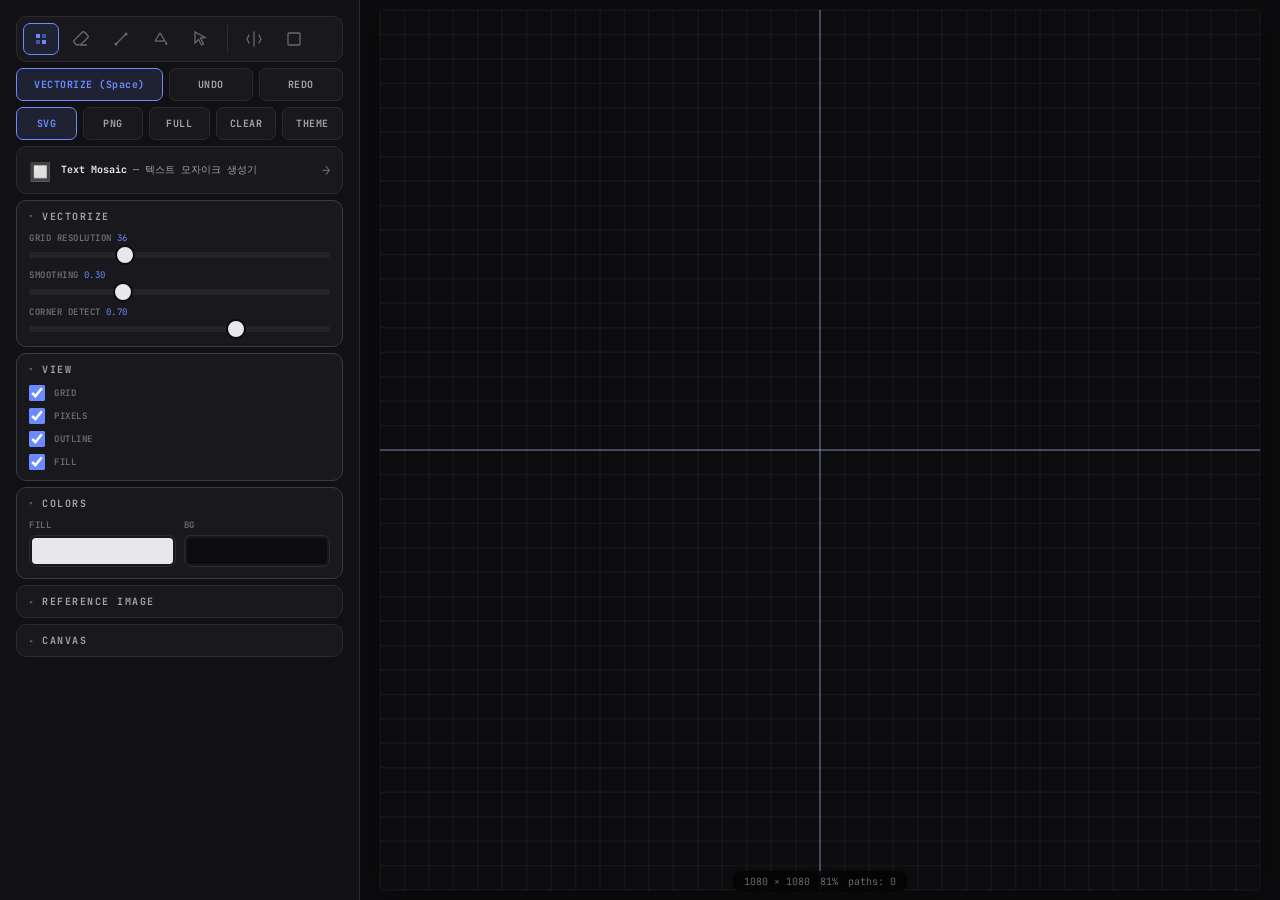
<file: lettering/index.html>
<!DOCTYPE html>
<html lang="ko">
<head>
    <meta charset="UTF-8">
    <meta name="viewport" content="width=device-width, initial-scale=1.0, maximum-scale=1.0, user-scalable=no">
    <title>Lettering Tool</title>
    <meta name="description" content="픽셀로 그리고 벡터로 변환하는 레터링 도구">
    <meta name="theme-color" content="#111113">
    <link rel="icon" href="data:image/svg+xml,<svg xmlns='http://www.w3.org/2000/svg' viewBox='0 0 100 100'><text y='.9em' font-size='90'>✍</text></svg>">
    <link rel="preconnect" href="https://fonts.googleapis.com">
    <link rel="preconnect" href="https://fonts.gstatic.com" crossorigin>
    <link href="https://fonts.googleapis.com/css2?family=JetBrains+Mono:wght@400;700;800&family=Noto+Sans+KR:wght@400;500;700&display=swap" rel="stylesheet">
    <link rel="stylesheet" href="style.css">
</head>
<body>
    <div id="app">
        <div id="canvas-area">
            <canvas id="drawCanvas"></canvas>
            <div id="canvas-info">
                <span id="canvasInfoText">1080 × 1080</span>
                <span id="zoomLevel">100%</span>
                <span id="pathCount">paths: 0</span>
            </div>
        </div>

        <section id="controls">
            <div class="scroll-container">

                <!-- Tool Bar -->
                <div class="tool-bar">
                    <button class="tool-btn active" data-tool="draw" title="픽셀 그리기 (D)">
                        <svg width="16" height="16" viewBox="0 0 16 16" fill="none"><rect x="3" y="3" width="4" height="4" fill="currentColor"/><rect x="9" y="3" width="4" height="4" fill="currentColor" opacity="0.5"/><rect x="3" y="9" width="4" height="4" fill="currentColor" opacity="0.5"/><rect x="9" y="9" width="4" height="4" fill="currentColor"/></svg>
                    </button>
                    <button class="tool-btn" data-tool="erase" title="지우개 (E)">
                        <svg width="16" height="16" viewBox="0 0 16 16" fill="none"><path d="M7 14H14M3.5 14L1.5 12C0.7 11.2 0.7 9.8 1.5 9L9 1.5C9.8 0.7 11.2 0.7 12 1.5L14.5 4C15.3 4.8 15.3 6.2 14.5 7L8 13.5L3.5 14Z" stroke="currentColor" stroke-width="1.3"/></svg>
                    </button>
                    <button class="tool-btn" data-tool="line" title="직선 (L)">
                        <svg width="16" height="16" viewBox="0 0 16 16" fill="none"><path d="M3 13L13 3" stroke="currentColor" stroke-width="1.3" stroke-linecap="round"/><circle cx="3" cy="13" r="1.5" fill="currentColor"/><circle cx="13" cy="3" r="1.5" fill="currentColor"/></svg>
                    </button>
                    <button class="tool-btn" data-tool="fill" title="채우기 (G)">
                        <svg width="16" height="16" viewBox="0 0 16 16" fill="none"><path d="M2 10L7 2L12 10" stroke="currentColor" stroke-width="1.3" stroke-linejoin="round"/><path d="M2 10H12" stroke="currentColor" stroke-width="1.3"/><path d="M13 10C13 10 15 12 14 13.5C13 15 11 13 13 10Z" fill="currentColor"/></svg>
                    </button>
                    <button class="tool-btn" data-tool="select" title="앵커 편집 (V)">
                        <svg width="16" height="16" viewBox="0 0 16 16" fill="none"><path d="M2 1L2 12L5.5 8.5L8.5 14L10.5 13L7.5 7L12 6.5L2 1Z" stroke="currentColor" stroke-width="1.3"/></svg>
                    </button>
                    <div class="tool-separator"></div>
                    <button class="tool-btn" id="mirrorBtn" title="미러 (M)">
                        <svg width="16" height="16" viewBox="0 0 16 16" fill="none"><path d="M8 1V15M3 4L1 8L3 12M13 4L15 8L13 12" stroke="currentColor" stroke-width="1.3" stroke-linecap="round"/></svg>
                    </button>
                    <button class="tool-btn" id="fitBtn" title="맞추기">
                        <svg width="16" height="16" viewBox="0 0 16 16" fill="none"><rect x="2" y="2" width="12" height="12" rx="1" stroke="currentColor" stroke-width="1.3"/></svg>
                    </button>
                </div>

                <!-- Actions -->
                <div class="quick-actions">
                    <button id="vectorizeBtn" class="btn-action primary" style="flex:2">VECTORIZE (Space)</button>
                    <button id="undoBtn" class="btn-action">UNDO</button>
                    <button id="redoBtn" class="btn-action">REDO</button>
                </div>
                <div class="quick-actions">
                    <button id="exportSvgBtn" class="btn-action primary">SVG</button>
                    <button id="exportPngBtn" class="btn-action">PNG</button>
                    <button id="fullscreenBtn" class="btn-action">FULL</button>
                    <button id="clearBtn" class="btn-action danger">CLEAR</button>
                    <button class="btn-action" onclick="_letteringToggleTheme()">THEME</button>
                </div>

                <a href="../" class="tool-nav-link">
                    <span class="tool-nav-icon">🔲</span>
                    <span class="tool-nav-text"><strong>Text Mosaic</strong> — 텍스트 모자이크 생성기</span>
                    <span class="tool-nav-arrow">→</span>
                </a>

                <!-- VECTORIZE SETTINGS -->
                <details class="section-collapsible" open>
                    <summary class="section-toggle"><h2>VECTORIZE</h2></summary>
                    <div class="section-body">
                        <div class="field">
                            <label>GRID RESOLUTION <span class="val" id="gridResVal">36</span></label>
                            <input type="range" id="gridRes" min="8" max="100" value="36">
                        </div>
                        <div class="field">
                            <label>SMOOTHING <span class="val" id="smoothAmountVal">0.30</span></label>
                            <input type="range" id="smoothAmount" min="0" max="100" value="30">
                        </div>
                        <div class="field">
                            <label>CORNER DETECT <span class="val" id="cornerThresholdVal">0.70</span></label>
                            <input type="range" id="cornerThreshold" min="0" max="100" value="70">
                        </div>
                    </div>
                </details>

                <!-- VIEW -->
                <details class="section-collapsible" open>
                    <summary class="section-toggle"><h2>VIEW</h2></summary>
                    <div class="section-body">
                        <div class="field"><label><input type="checkbox" id="showGrid" checked> GRID</label></div>
                        <div class="field"><label><input type="checkbox" id="showPixels" checked> PIXELS</label></div>
                        <div class="field"><label><input type="checkbox" id="showOutline" checked> OUTLINE</label></div>
                        <div class="field"><label><input type="checkbox" id="showFill" checked> FILL</label></div>
                    </div>
                </details>

                <!-- COLORS -->
                <details class="section-collapsible" open>
                    <summary class="section-toggle"><h2>COLORS</h2></summary>
                    <div class="section-body">
                        <div class="row-2">
                            <div class="field"><label>FILL</label><div class="color-input-wrap"><input type="color" id="fillColor" value="#e8e8ec"></div></div>
                            <div class="field"><label>BG</label><div class="color-input-wrap"><input type="color" id="bgColor" value="#0c0c0e"></div></div>
                        </div>
                    </div>
                </details>

                <!-- REFERENCE IMAGE -->
                <details class="section-collapsible">
                    <summary class="section-toggle"><h2>REFERENCE IMAGE</h2></summary>
                    <div class="section-body">
                        <label for="refImageInput" class="btn-action upload-btn" tabindex="0" role="button">LOAD REFERENCE</label>
                        <input type="file" id="refImageInput" accept="image/*" style="display:none">
                        <div class="field">
                            <label>OPACITY <span class="val" id="refOpacityVal">0.30</span></label>
                            <input type="range" id="refOpacity" min="0" max="100" value="30">
                        </div>
                        <button id="removeRefBtn" class="btn-action danger">REMOVE</button>
                    </div>
                </details>

                <!-- CANVAS -->
                <details class="section-collapsible">
                    <summary class="section-toggle"><h2>CANVAS</h2></summary>
                    <div class="section-body">
                        <div class="preset-grid" style="margin-bottom:6px">
                            <button class="size-preset-btn" data-w="1080" data-h="1080">1080²</button>
                            <button class="size-preset-btn" data-w="1000" data-h="1000">1000²</button>
                        </div>
                        <div class="row-2">
                            <div class="field"><label>W</label><input type="number" id="canvasW" value="1080" min="100" max="4096"></div>
                            <div class="field"><label>H</label><input type="number" id="canvasH" value="1080" min="100" max="4096"></div>
                        </div>
                        <button id="resizeBtn" class="btn-action" style="margin-top:4px">APPLY</button>
                    </div>
                </details>

            </div>
        </section>
    </div>

    <div id="fullscreen-view" class="hidden">
        <canvas id="fullscreenCanvas"></canvas>
        <button id="closeFullscreen" class="close-btn" aria-label="닫기">
            <svg width="18" height="18" viewBox="0 0 18 18" fill="none"><path d="M1 1L17 17M17 1L1 17" stroke="currentColor" stroke-width="2" stroke-linecap="round"/></svg>
        </button>
    </div>

    <script src="sketch.js"></script>
</body>
</html>
</file>
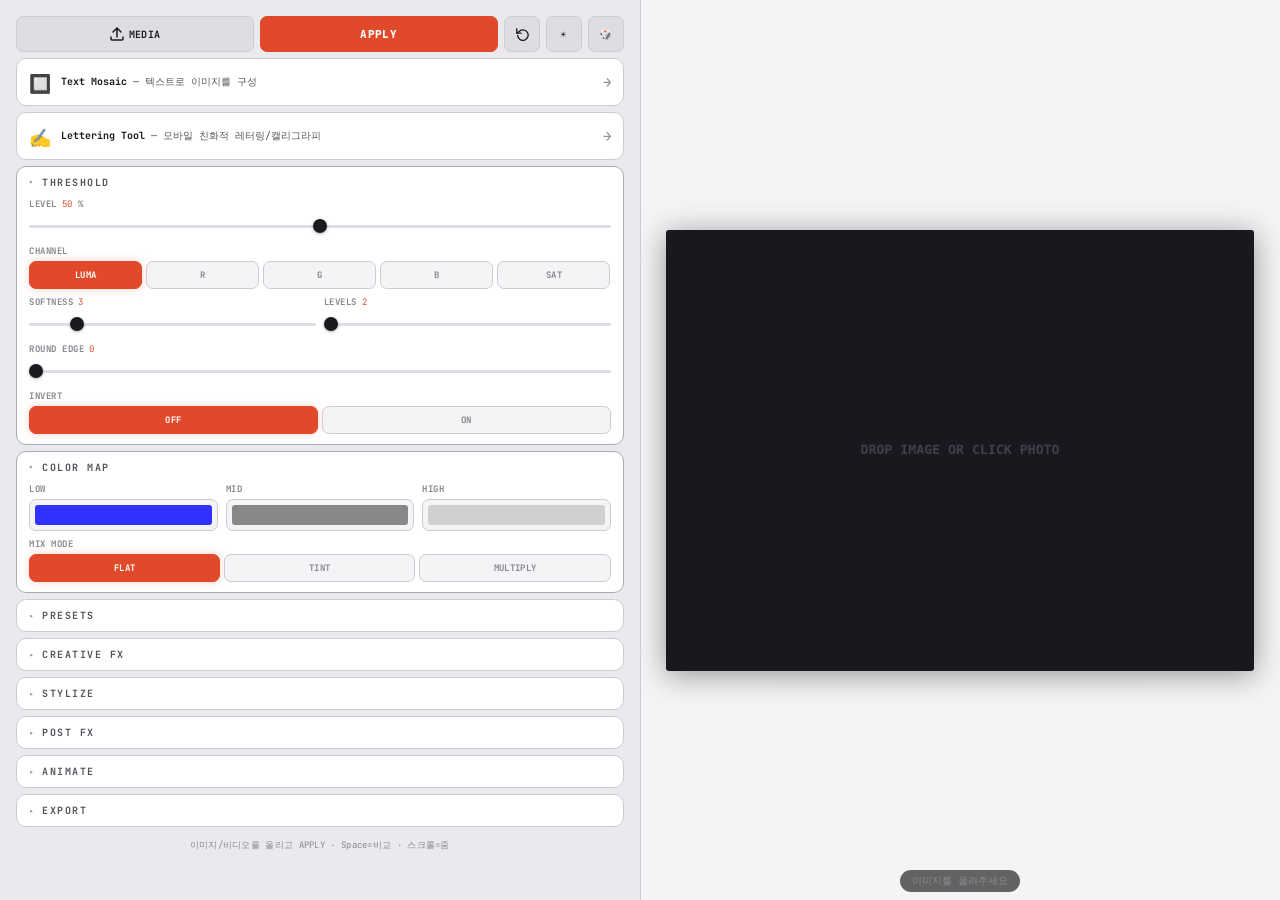
<file: warp/index.html>
<!DOCTYPE html>
<html lang="ko">
<head>
    <meta charset="UTF-8">
    <meta name="viewport" content="width=device-width, initial-scale=1.0, maximum-scale=1.0, user-scalable=no">
    <title>Image Distort</title>
    <meta name="description" content="이미지 색상 분리/포스터라이즈 도구 — Threshold, Duotone, Posterize, Grain">
    <meta name="theme-color" content="#0a0a0c">
    <link rel="icon" href="data:image/svg+xml,<svg xmlns='http://www.w3.org/2000/svg' viewBox='0 0 100 100'><text y='.9em' font-size='90'>🌀</text></svg>">
    <link rel="preconnect" href="https://fonts.googleapis.com">
    <link rel="preconnect" href="https://fonts.gstatic.com" crossorigin>
    <link href="https://fonts.googleapis.com/css2?family=JetBrains+Mono:wght@400;700;800&family=Noto+Sans+KR:wght@400;500;700&display=swap" rel="stylesheet">
    <link rel="stylesheet" href="style.css">
</head>
<body>
    <div id="app">
        <div id="canvas-area">
            <div id="canvas-container"></div>
            <div id="canvas-info">
                <span id="canvasInfoText">이미지를 올려주세요</span>
            </div>
        </div>

        <section id="controls">
            <div class="scroll-container">

                <!-- Quick Actions -->
                <div class="quick-actions">
                    <label for="imageInput" class="btn-action upload-btn" tabindex="0" role="button">
                        <svg width="14" height="14" viewBox="0 0 14 14" fill="none"><path d="M7 1V10M3 5L7 1L11 5" stroke="currentColor" stroke-width="1.5" stroke-linecap="round" stroke-linejoin="round"/><path d="M1 10V12C1 12.5523 1.44772 13 2 13H12C12.5523 13 13 12.5523 13 12V10" stroke="currentColor" stroke-width="1.5" stroke-linecap="round"/></svg>
                        MEDIA
                    </label>
                    <input type="file" id="imageInput" accept="image/png,image/jpeg,image/webp,image/gif,video/mp4,video/webm,video/quicktime,video/avi">
                    <button id="applyBtn" class="btn-action primary">APPLY</button>
                    <button id="resetViewBtn" class="btn-action" title="뷰 리셋" style="flex:0 0 36px; padding:8px 0">
                        <svg width="14" height="14" viewBox="0 0 16 16" fill="none"><path d="M2 2v5h5" stroke="currentColor" stroke-width="1.5" stroke-linecap="round" stroke-linejoin="round"/><path d="M3 9.5a6 6 0 1 0 1.3-4L2 7" stroke="currentColor" stroke-width="1.5" stroke-linecap="round" stroke-linejoin="round"/></svg>
                    </button>
                    <button id="themeToggle" class="btn-action" title="테마 전환" style="flex:0 0 36px; padding:8px 0">
                        <span id="themeIcon">☀</span>
                    </button>
                    <button id="randomizeBtn" class="btn-action" title="랜덤" style="flex:0 0 36px; padding:8px 0">
                        🎲
                    </button>
                </div>

                <!-- Video Controls (hidden until video loaded) -->
                <div id="videoControls" class="section-collapsible" style="display:none; padding:10px 12px;">
                    <div class="quick-actions" style="margin-bottom:6px">
                        <button id="videoPlayBtn" class="btn-action" style="flex:0 0 40px; font-size:14px; padding:8px 0">▶</button>
                        <div class="field" style="flex:1; margin:0">
                            <input type="range" id="videoSeek" min="0" max="100" value="0" step="0.1">
                        </div>
                    </div>
                    <div style="display:flex; align-items:center; justify-content:space-between">
                        <span id="videoTimeVal" style="font-family:var(--font-mono); font-size:9px; color:var(--text-3)">0:00 / 0:00</span>
                        <button id="exportVideoBtn" class="btn-action" style="flex:0; padding:6px 12px; font-size:9px">🎬 EXPORT VIDEO</button>
                    </div>
                </div>

                <a href="../" class="tool-nav-link">
                    <span class="tool-nav-icon">🔲</span>
                    <span class="tool-nav-text"><strong>Text Mosaic</strong> — 텍스트로 이미지를 구성</span>
                    <span class="tool-nav-arrow">→</span>
                </a>

                <a href="../lettering/" class="tool-nav-link">
                    <span class="tool-nav-icon">✍</span>
                    <span class="tool-nav-text"><strong>Lettering Tool</strong> — 모바일 친화적 레터링/캘리그라피</span>
                    <span class="tool-nav-arrow">→</span>
                </a>

                <!-- THRESHOLD -->
                <details class="section-collapsible" open>
                    <summary class="section-toggle"><h2>THRESHOLD</h2></summary>
                    <div class="section-body">
                        <div class="field">
                            <label for="threshold">LEVEL <span class="val" id="thresholdVal">50</span>%</label>
                            <input type="range" id="threshold" min="0" max="100" value="50">
                        </div>
                        <div class="field">
                            <label>CHANNEL</label>
                            <div class="toggle-group">
                                <button class="toggle-btn channel-btn active" data-channel="luma">LUMA</button>
                                <button class="toggle-btn channel-btn" data-channel="r">R</button>
                                <button class="toggle-btn channel-btn" data-channel="g">G</button>
                                <button class="toggle-btn channel-btn" data-channel="b">B</button>
                                <button class="toggle-btn channel-btn" data-channel="saturation">SAT</button>
                            </div>
                        </div>
                        <div class="row-2">
                            <div class="field">
                                <label for="preBlur">SOFTNESS <span class="val" id="preBlurVal">3</span></label>
                                <input type="range" id="preBlur" min="0" max="20" value="3">
                            </div>
                            <div class="field">
                                <label for="levels">LEVELS <span class="val" id="levelsVal">2</span></label>
                                <input type="range" id="levels" min="2" max="8" value="2">
                            </div>
                        </div>
                        <div class="field">
                            <label for="edgeSmooth">ROUND EDGE <span class="val" id="edgeSmoothVal">0</span></label>
                            <input type="range" id="edgeSmooth" min="0" max="20" value="0">
                        </div>
                        <div class="field">
                            <label>INVERT</label>
                            <div class="toggle-group">
                                <button class="toggle-btn invert-btn active" data-invert="false">OFF</button>
                                <button class="toggle-btn invert-btn" data-invert="true">ON</button>
                            </div>
                        </div>
                    </div>
                </details>

                <!-- COLOR MAP -->
                <details class="section-collapsible" open>
                    <summary class="section-toggle"><h2>COLOR MAP</h2></summary>
                    <div class="section-body">
                        <div class="row-3">
                            <div class="field">
                                <label for="colorLow">LOW</label>
                                <input type="color" id="colorLow" value="#3030ff">
                            </div>
                            <div class="field">
                                <label for="colorMid">MID</label>
                                <input type="color" id="colorMid" value="#888888">
                            </div>
                            <div class="field">
                                <label for="colorHigh">HIGH</label>
                                <input type="color" id="colorHigh" value="#d0d0d0">
                            </div>
                        </div>
                        <div class="field">
                            <label>MIX MODE</label>
                            <div class="toggle-group">
                                <button class="toggle-btn mix-btn active" data-mix="flat">FLAT</button>
                                <button class="toggle-btn mix-btn" data-mix="tint">TINT</button>
                                <button class="toggle-btn mix-btn" data-mix="multiply">MULTIPLY</button>
                            </div>
                        </div>
                    </div>
                </details>

                <!-- PRESETS -->
                <details class="section-collapsible">
                    <summary class="section-toggle"><h2>PRESETS</h2></summary>
                    <div class="section-body">
                        <div class="toggle-group">
                            <button class="toggle-btn preset-btn" data-preset="blueprint">BLUEPRINT</button>
                            <button class="toggle-btn preset-btn" data-preset="noir">NOIR</button>
                            <button class="toggle-btn preset-btn" data-preset="thermal">THERMAL</button>
                            <button class="toggle-btn preset-btn" data-preset="pop-art">POP ART</button>
                        </div>
                        <div class="toggle-group">
                            <button class="toggle-btn preset-btn" data-preset="xray">X-RAY</button>
                            <button class="toggle-btn preset-btn" data-preset="solarize">SOLARIZE</button>
                            <button class="toggle-btn preset-btn" data-preset="duotone-warm">DUOTONE</button>
                            <button class="toggle-btn preset-btn" data-preset="retro-screen">RETRO</button>
                        </div>
                    </div>
                </details>

                <!-- CREATIVE FX -->
                <details class="section-collapsible">
                    <summary class="section-toggle"><h2>CREATIVE FX</h2></summary>
                    <div class="section-body">
                        <div class="row-2">
                            <div class="field">
                                <label for="halftone">HALFTONE <span class="val" id="halftoneVal">0</span></label>
                                <input type="range" id="halftone" min="0" max="20" value="0">
                            </div>
                            <div class="field">
                                <label for="halftoneAngle">ANGLE <span class="val" id="halftoneAngleVal">0</span>°</label>
                                <input type="range" id="halftoneAngle" min="0" max="90" value="0">
                            </div>
                        </div>
                        <div class="row-2">
                            <div class="field">
                                <label for="scanline">SCANLINE <span class="val" id="scanlineVal">0</span>%</label>
                                <input type="range" id="scanline" min="0" max="100" value="0">
                            </div>
                            <div class="field">
                                <label for="scanlineGap">LINE GAP <span class="val" id="scanlineGapVal">3</span></label>
                                <input type="range" id="scanlineGap" min="2" max="10" value="3">
                            </div>
                        </div>
                        <div class="field">
                            <label for="chromatic">RGB SPLIT <span class="val" id="chromaticVal">0</span>px</label>
                            <input type="range" id="chromatic" min="0" max="30" value="0">
                        </div>
                        <div class="field">
                            <label>DITHER</label>
                            <div class="toggle-group">
                                <button class="toggle-btn dither-btn active" data-dither="none">OFF</button>
                                <button class="toggle-btn dither-btn" data-dither="ordered">ORDERED</button>
                                <button class="toggle-btn dither-btn" data-dither="atkinson">ATKINSON</button>
                            </div>
                        </div>
                    </div>
                </details>

                <!-- STYLIZE -->
                <details class="section-collapsible">
                    <summary class="section-toggle"><h2>STYLIZE</h2></summary>
                    <div class="section-body">
                        <div class="row-2">
                            <div class="field">
                                <label for="edgeDetect">CONTOUR <span class="val" id="edgeDetectVal">0</span>%</label>
                                <input type="range" id="edgeDetect" min="0" max="100" value="0">
                            </div>
                            <div class="field">
                                <label for="edgeColor">OUTLINE</label>
                                <input type="color" id="edgeColor" value="#00ffaa">
                            </div>
                        </div>
                        <div class="row-2">
                            <div class="field">
                                <label for="emboss">EMBOSS <span class="val" id="embossVal">0</span>%</label>
                                <input type="range" id="emboss" min="0" max="100" value="0">
                            </div>
                            <div class="field">
                                <label for="pixelate">PIXELATE <span class="val" id="pixelateVal">0</span></label>
                                <input type="range" id="pixelate" min="0" max="40" value="0">
                            </div>
                        </div>
                        <div class="field">
                            <label for="vignette">VIGNETTE <span class="val" id="vignetteVal">0</span>%</label>
                            <input type="range" id="vignette" min="0" max="100" value="0">
                        </div>
                        <div class="field">
                            <label>INVERT</label>
                            <div class="toggle-group">
                                <button class="toggle-btn cinvert-btn active" data-cinvert="none">OFF</button>
                                <button class="toggle-btn cinvert-btn" data-cinvert="full">ALL</button>
                                <button class="toggle-btn cinvert-btn" data-cinvert="r">R</button>
                                <button class="toggle-btn cinvert-btn" data-cinvert="g">G</button>
                                <button class="toggle-btn cinvert-btn" data-cinvert="b">B</button>
                            </div>
                        </div>
                    </div>
                </details>

                <!-- POST FX -->
                <details class="section-collapsible">
                    <summary class="section-toggle"><h2>POST FX</h2></summary>
                    <div class="section-body">
                        <div class="row-2">
                            <div class="field">
                                <label for="brightness">BRIGHT <span class="val" id="brightnessVal">0</span></label>
                                <input type="range" id="brightness" min="-100" max="100" value="0">
                            </div>
                            <div class="field">
                                <label for="contrast">CONTRAST <span class="val" id="contrastVal">0</span></label>
                                <input type="range" id="contrast" min="-100" max="100" value="0">
                            </div>
                        </div>
                        <div class="row-2">
                            <div class="field">
                                <label for="saturation">SATURATE <span class="val" id="saturationVal">30</span></label>
                                <input type="range" id="saturation" min="-100" max="100" value="30">
                            </div>
                            <div class="field">
                                <label for="grain">GRAIN <span class="val" id="grainVal">5</span>%</label>
                                <input type="range" id="grain" min="0" max="100" value="5">
                            </div>
                        </div>
                        <div class="row-2">
                            <div class="field">
                                <label for="edgeGlow">BLOOM <span class="val" id="edgeGlowVal">15</span>%</label>
                                <input type="range" id="edgeGlow" min="0" max="100" value="15">
                            </div>
                            <div class="field">
                                <label for="bloomRadius">BLOOM SIZE <span class="val" id="bloomRadiusVal">8</span></label>
                                <input type="range" id="bloomRadius" min="1" max="30" value="8">
                            </div>
                        </div>
                        <div class="field">
                            <label for="edgeNoise">EDGE NOISE <span class="val" id="edgeNoiseVal">20</span>%</label>
                            <input type="range" id="edgeNoise" min="0" max="100" value="20">
                        </div>
                    </div>
                </details>

                <!-- ANIMATE -->
                <details class="section-collapsible">
                    <summary class="section-toggle"><h2>ANIMATE</h2></summary>
                    <div class="section-body">
                        <div class="toggle-group">
                            <button class="toggle-btn anim-btn active" data-anim="none">OFF</button>
                            <button class="toggle-btn anim-btn" data-anim="breathe">BREATHE</button>
                            <button class="toggle-btn anim-btn" data-anim="evolve">EVOLVE</button>
                            <button class="toggle-btn anim-btn" data-anim="glitch">GLITCH</button>
                        </div>
                        <div class="field">
                            <label for="animSpeed">SPEED <span class="val" id="animSpeedVal">1.0</span>x</label>
                            <input type="range" id="animSpeed" min="0.1" max="5" value="1" step="0.1">
                        </div>
                    </div>
                </details>

                <!-- EXPORT -->
                <details class="section-collapsible">
                    <summary class="section-toggle"><h2>EXPORT</h2></summary>
                    <div class="section-body">
                        <div class="field">
                            <label>RESOLUTION</label>
                            <div id="exportInfo" class="export-info">이미지를 먼저 올려주세요</div>
                        </div>
                        <div class="field">
                            <label>SCALE</label>
                            <div class="toggle-group">
                                <button class="toggle-btn scale-btn active" data-scale="1">1x</button>
                                <button class="toggle-btn scale-btn" data-scale="2">2x</button>
                                <button class="toggle-btn scale-btn" data-scale="4">4x</button>
                            </div>
                        </div>
                        <div class="row-2">
                            <button id="savePngBtn" class="btn-action">PNG</button>
                            <button id="clipboardBtn" class="btn-action">📋 COPY</button>
                        </div>
                        <div class="row-2">
                            <button id="saveWebmBtn" class="btn-action">🎬 WEBM</button>
                            <button id="saveTransBtn" class="btn-action">TRANSPARENT</button>
                        </div>
                    </div>
                </details>

                <p id="status" class="status-msg" role="status">이미지/비디오를 올리고 APPLY · Space=비교 · 스크롤=줌</p>
                <div class="safe-bottom"></div>
            </div>
        </section>
    </div>

    <script src="sketch.js"></script>
</body>
</html>
</file>
<file: lettering/style.css>
/* ─── Reset ─── */
*, *::before, *::after {
    box-sizing: border-box;
    margin: 0;
    padding: 0;
    -webkit-tap-highlight-color: transparent;
}

:root {
    --bg-0: #0c0c0e;
    --bg-1: #111113;
    --bg-2: #19191d;
    --bg-3: #242429;
    --border: #2a2a30;
    --border-hover: #3a3a42;
    --text-1: #e8e8ec;
    --text-2: #a0a0a8;
    --text-3: #686870;
    --accent: #6c8aff;
    --accent-dim: #1e2233;
    --danger: #ff4455;
    --success: #44cc88;
    --radius: 10px;
    --radius-sm: 7px;
    --font-mono: 'JetBrains Mono', monospace;
    --font-sans: 'Noto Sans KR', -apple-system, BlinkMacSystemFont, sans-serif;
    --tr: 0.18s ease;
    --panel-w: 360px;
}

body, html {
    height: 100dvh;
    background: var(--bg-0);
    color: var(--text-1);
    font-family: var(--font-sans);
    font-size: 13px;
    overflow: hidden;
    -webkit-font-smoothing: antialiased;
}

/* ═══════════════════════════════════
   APP LAYOUT — Mobile First
   ═══════════════════════════════════ */
#app {
    height: 100dvh;
    display: flex;
    flex-direction: column;
    overflow: hidden;
}

/* ─── Canvas Area ───
   touch-action:none ONLY here so drawing works.
   The controls panel keeps default touch-action for scrolling. */
#canvas-area {
    flex: 1 1 0;
    min-height: 0;
    background: var(--bg-0);
    display: flex;
    align-items: center;
    justify-content: center;
    position: relative;
    overflow: hidden;
    touch-action: none;          /* ← drawing surface: no browser gestures */
    cursor: crosshair;
}

#canvas-area.eraser-mode { cursor: none; }
#canvas-area.select-mode { cursor: default; }
#canvas-area.panning { cursor: grab; }
#canvas-area.panning:active { cursor: grabbing; }

#drawCanvas {
    display: block;
    border-radius: 2px;
    position: absolute;
    transform-origin: 0 0;
}

/* ─── Brush Cursor ─── */
#brushCursor {
    position: absolute;
    border: 1.5px solid rgba(108,138,255,0.6);
    border-radius: 50%;
    pointer-events: none;
    z-index: 10;
    display: none;
    transform: translate(-50%, -50%);
    transition: width 0.08s, height 0.08s;
}
#canvas-area:hover #brushCursor { display: block; }
#canvas-area.select-mode #brushCursor { display: none; }

#canvas-info {
    position: absolute;
    bottom: 8px;
    left: 50%;
    transform: translateX(-50%);
    font-family: var(--font-mono);
    font-size: 10px;
    color: var(--text-3);
    background: rgba(0,0,0,0.6);
    backdrop-filter: blur(6px);
    -webkit-backdrop-filter: blur(6px);
    padding: 4px 12px;
    border-radius: 12px;
    display: flex;
    gap: 10px;
    pointer-events: none;
    white-space: nowrap;
    z-index: 5;
}

/* ─── Fullscreen View ─── */
#fullscreen-view {
    position: fixed;
    inset: 0;
    z-index: 9999;
    background: var(--bg-0);
    display: flex;
    align-items: center;
    justify-content: center;
}
#fullscreen-view.hidden { display: none; }
#fullscreenCanvas { max-width: 100%; max-height: 100%; object-fit: contain; }
.close-btn {
    position: absolute; top: 16px; right: 16px;
    width: 40px; height: 40px;
    background: rgba(0,0,0,0.6); border: 1px solid var(--border);
    color: var(--text-1); border-radius: 50%; cursor: pointer;
    display: grid; place-items: center; backdrop-filter: blur(6px);
}

/* ─── Controls Panel ───
   touch-action:auto so scrolling works on mobile! */
#controls {
    flex: 0 0 auto;
    max-height: 45dvh;
    overflow: hidden;
    background: var(--bg-1);
    display: flex;
    flex-direction: column;
    border-top: 1px solid var(--border);
    z-index: 100;
    touch-action: auto;          /* ← allow normal scroll/touch in controls */
}

.scroll-container {
    flex: 1 1 0;
    min-height: 0;
    overflow-y: auto;
    overflow-x: hidden;
    padding: 10px;
    display: flex;
    flex-direction: column;
    gap: 6px;
    scrollbar-width: thin;
    scrollbar-color: var(--bg-3) transparent;
    -webkit-overflow-scrolling: touch;
    overscroll-behavior: contain;    /* prevent pull-to-refresh */
}

.scroll-container::-webkit-scrollbar { width: 4px; }
.scroll-container::-webkit-scrollbar-track { background: transparent; }
.scroll-container::-webkit-scrollbar-thumb { background: var(--bg-3); border-radius: 2px; }

/* ─── Quick Actions ─── */
.quick-actions {
    display: flex;
    gap: 6px;
    flex-shrink: 0;
}

.btn-action {
    flex: 1;
    display: flex;
    align-items: center;
    justify-content: center;
    gap: 5px;
    padding: 9px 10px;
    background: var(--bg-2);
    border: 1px solid var(--border);
    color: var(--text-2);
    font-family: var(--font-mono);
    font-size: 10px;
    font-weight: 700;
    letter-spacing: 0.5px;
    border-radius: var(--radius-sm);
    cursor: pointer;
    transition: all var(--tr);
    white-space: nowrap;
}

.btn-action:hover { color: var(--text-1); border-color: var(--border-hover); }
.btn-action:active { transform: scale(0.97); }
.btn-action.primary { background: var(--accent-dim); color: var(--accent); border-color: var(--accent); }
.btn-action.primary:hover { background: var(--accent); color: var(--bg-0); }
.btn-action.danger:hover { color: var(--danger); border-color: var(--danger); }

/* ─── Tool Bar ─── */
.tool-bar {
    display: flex;
    gap: 4px;
    padding: 6px;
    background: var(--bg-2);
    border: 1px solid var(--border);
    border-radius: var(--radius);
    flex-shrink: 0;
}

.tool-btn {
    width: 36px; height: 32px;
    background: none;
    border: 1px solid transparent;
    color: var(--text-3);
    border-radius: var(--radius-sm);
    cursor: pointer;
    display: grid; place-items: center;
    transition: all var(--tr);
    padding: 0;
}
.tool-btn:hover { color: var(--text-1); background: var(--bg-3); }
.tool-btn.active { color: var(--accent); border-color: var(--accent); background: var(--accent-dim); }

.tool-separator {
    width: 1px; background: var(--border);
    margin: 2px 4px; flex-shrink: 0;
}

/* ─── Tool Navigation ─── */
.tool-nav-link {
    display: flex; align-items: center; gap: 10px;
    padding: 10px 12px; background: var(--bg-2);
    border: 1px solid var(--border); border-radius: var(--radius);
    text-decoration: none; color: var(--text-1);
    transition: all var(--tr); flex-shrink: 0;
}
.tool-nav-link:hover { border-color: var(--accent); background: var(--accent-dim); }
.tool-nav-icon { font-size: 18px; flex-shrink: 0; }
.tool-nav-text { flex: 1; font-family: var(--font-mono); font-size: 10px; color: var(--text-2); line-height: 1.4; }
.tool-nav-text strong { color: var(--text-1); font-weight: 700; }
.tool-nav-arrow { font-family: var(--font-mono); font-size: 14px; color: var(--text-3); flex-shrink: 0; }

/* ─── Collapsible Sections ─── */
.section-collapsible {
    background: var(--bg-2); border: 1px solid var(--border);
    border-radius: var(--radius); flex-shrink: 0;
}
.section-collapsible[open] { border-color: var(--border-hover); }

.section-toggle {
    display: flex; align-items: center; padding: 9px 12px;
    cursor: pointer; user-select: none; list-style: none; gap: 8px;
}
.section-toggle::-webkit-details-marker { display: none; }
.section-toggle::marker { content: ''; }
.section-toggle h2 {
    font-family: var(--font-mono); font-size: 10px; font-weight: 700;
    letter-spacing: 1.5px; color: var(--text-2); flex: 1;
}
.section-toggle::before {
    content: '\25B8'; font-size: 9px; color: var(--text-3);
    transition: transform var(--tr); flex-shrink: 0;
}
.section-collapsible[open] > .section-toggle::before { transform: rotate(90deg); }

.section-body {
    padding: 0 12px 10px; display: flex;
    flex-direction: column; gap: 7px;
}

/* ─── Hint text ─── */
.hint-text {
    font-size: 11px; color: var(--text-3); line-height: 1.5;
}

/* ─── Form Fields ─── */
.field {
    display: flex; flex-direction: column; gap: 4px;
    flex: 1; min-width: 0;
}
.field label {
    font-family: var(--font-mono); font-size: 9px; color: var(--text-3);
    font-weight: 700; letter-spacing: 0.5px;
    display: flex; align-items: center; gap: 5px;
}
.field label .val { color: var(--accent); font-weight: 400; }
.row-2 { display: flex; gap: 8px; align-items: flex-end; }

input[type="text"],
input[type="number"],
select {
    background: var(--bg-0); border: 1px solid var(--border);
    color: var(--text-1); padding: 8px 10px;
    border-radius: var(--radius-sm); font-size: 12px;
    font-family: var(--font-sans); width: 100%; min-width: 0;
    outline: none; transition: border-color var(--tr);
}
input:focus { border-color: var(--accent); }

/* ─── Range Slider (larger touch target) ─── */
input[type="range"] {
    -webkit-appearance: none; appearance: none;
    width: 100%; height: 6px;
    background: var(--bg-3); border-radius: 3px;
    outline: none; cursor: pointer;
    margin: 4px 0;
}
input[type="range"]::-webkit-slider-thumb {
    -webkit-appearance: none;
    width: 20px; height: 20px;
    background: var(--text-1); border-radius: 50%;
    border: 2px solid var(--bg-0); cursor: pointer;
}
input[type="range"]::-webkit-slider-thumb:hover { background: var(--accent); }
input[type="range"]::-moz-range-thumb {
    width: 20px; height: 20px;
    background: var(--text-1); border-radius: 50%;
    border: 2px solid var(--bg-0); cursor: pointer;
}

/* ─── Color Input ─── */
.color-input-wrap { position: relative; }
input[type="color"] {
    -webkit-appearance: none; appearance: none;
    width: 100%; height: 32px; background: none;
    border: 1px solid var(--border); border-radius: var(--radius-sm);
    cursor: pointer; padding: 2px;
}
input[type="color"]::-webkit-color-swatch-wrapper { padding: 0; }
input[type="color"]::-webkit-color-swatch { border: none; border-radius: 4px; }

/* ─── Checkbox ─── */
input[type="checkbox"] {
    accent-color: var(--accent); margin-right: 4px;
    cursor: pointer; width: 16px; height: 16px;
}

/* ─── Color Palette ─── */
.color-palette { display: flex; gap: 4px; flex-wrap: wrap; min-height: 24px; }
.color-swatch {
    width: 26px; height: 26px; border-radius: 4px;
    border: 2px solid transparent; cursor: pointer;
    transition: all var(--tr); padding: 0;
}
.color-swatch:hover { border-color: var(--text-2); transform: scale(1.1); }
.color-swatch.active { border-color: var(--accent); }

/* ─── Presets ─── */
.preset-grid { display: grid; grid-template-columns: 1fr 1fr; gap: 6px; }
.preset-btn, .size-preset-btn {
    padding: 8px 10px; background: var(--bg-3);
    border: 1px solid var(--border); color: var(--text-2);
    font-family: var(--font-mono); font-size: 10px; font-weight: 700;
    border-radius: var(--radius-sm); cursor: pointer;
    transition: all var(--tr);
}
.preset-btn:hover, .size-preset-btn:hover { color: var(--text-1); border-color: var(--border-hover); }
.preset-btn:active, .size-preset-btn:active { transform: scale(0.97); }
.preset-btn.active { border-color: var(--accent); color: var(--accent); background: var(--accent-dim); }

/* ═══════════════════════════════════
   DESKTOP LAYOUT
   ═══════════════════════════════════ */
@media (min-width: 768px) {
    #app { flex-direction: row; }
    #controls {
        order: -1; width: var(--panel-w); min-width: var(--panel-w);
        max-height: 100dvh; height: 100dvh;
        border-top: none; border-right: 1px solid var(--border);
    }
    #canvas-area {
        flex: 1; height: 100dvh; max-height: 100dvh; min-height: unset;
        background-image: radial-gradient(circle at 50% 50%, rgba(108,138,255,0.02) 0%, transparent 60%);
    }
    #drawCanvas {
        box-shadow: 0 4px 30px rgba(0,0,0,0.4), 0 0 0 1px rgba(255,255,255,0.04);
        border-radius: 3px;
    }
    .scroll-container { padding: 16px; }
}

/* ═══════════════════════════════════
   MOBILE LAYOUT
   ═══════════════════════════════════ */
@media (max-width: 767px) {
    #canvas-area { flex: 1 1 0; min-height: 0; }
    #controls { flex: 0 0 auto; max-height: 45dvh; }
    input[type="number"] { font-size: 16px; }
    .tool-btn { width: 40px; height: 38px; }

    /* bigger touch targets on mobile */
    .btn-action { padding: 11px 10px; font-size: 10px; }
    input[type="range"]::-webkit-slider-thumb { width: 24px; height: 24px; }
    input[type="range"]::-moz-range-thumb { width: 24px; height: 24px; }
    .color-swatch { width: 30px; height: 30px; }
    input[type="checkbox"] { width: 20px; height: 20px; }
}
</file>
<file: warp/style.css>
/* ─── Reset ─── */
*, *::before, *::after {
    box-sizing: border-box;
    margin: 0;
    padding: 0;
    -webkit-tap-highlight-color: transparent;
}

:root {
    --bg-0: #0a0a0c;
    --bg-1: #101014;
    --bg-2: #18181e;
    --bg-3: #222230;
    --border: #2a2a34;
    --border-hover: #3a3a48;
    --text-1: #e8e8f0;
    --text-2: #9898a8;
    --text-3: #606070;
    --accent: #ff6b4a;
    --accent-dim: #2a1810;
    --accent-hover: #ff8a6a;
    --danger: #ff4455;
    --success: #44cc88;
    --radius: 10px;
    --radius-sm: 7px;
    --font-mono: 'JetBrains Mono', monospace;
    --font-sans: 'Noto Sans KR', -apple-system, BlinkMacSystemFont, sans-serif;
    --tr: 0.18s ease;
    --panel-w: 360px;
}

body, html {
    height: 100dvh;
    background: var(--bg-0);
    color: var(--text-1);
    font-family: var(--font-sans);
    font-size: 13px;
    overflow: hidden;
    -webkit-font-smoothing: antialiased;
}

/* ─── App Layout ─── */
#app {
    height: 100dvh;
    display: flex;
    flex-direction: column;
    overflow: hidden;
}

/* ─── Canvas Area ─── */
#canvas-area {
    flex: 0 0 35dvh;
    min-height: 150px;
    max-height: 45dvh;
    background: var(--bg-0);
    display: flex;
    align-items: center;
    justify-content: center;
    position: relative;
    overflow: hidden;
}

#canvas-container {
    width: 100%;
    height: 100%;
    display: flex;
    align-items: center;
    justify-content: center;
    overflow: hidden;
}

#canvas-container canvas {
    display: block;
    border-radius: 2px;
}

#canvas-info {
    position: absolute;
    bottom: 8px;
    left: 50%;
    transform: translateX(-50%);
    font-family: var(--font-mono);
    font-size: 10px;
    color: var(--text-3);
    background: rgba(0,0,0,0.6);
    backdrop-filter: blur(6px);
    padding: 4px 12px;
    border-radius: 12px;
    pointer-events: none;
    white-space: nowrap;
}

/* ─── Controls Panel ─── */
#controls {
    flex: 1 1 0;
    min-height: 0;
    overflow: hidden;
    background: var(--bg-1);
    display: flex;
    flex-direction: column;
    border-top: 1px solid var(--border);
    z-index: 100;
}

.scroll-container {
    flex: 1 1 0;
    min-height: 0;
    overflow-y: auto;
    overflow-x: hidden;
    padding: 14px;
    display: flex;
    flex-direction: column;
    gap: 6px;
    scrollbar-width: thin;
    scrollbar-color: var(--bg-3) transparent;
    -webkit-overflow-scrolling: touch;
}

.scroll-container::-webkit-scrollbar { width: 4px; }
.scroll-container::-webkit-scrollbar-track { background: transparent; }
.scroll-container::-webkit-scrollbar-thumb { background: var(--bg-3); border-radius: 2px; }

/* ─── Quick Actions ─── */
.quick-actions {
    display: flex;
    gap: 6px;
    flex-shrink: 0;
}

/* ─── Collapsible Sections ─── */
.section-collapsible {
    background: var(--bg-2);
    border: 1px solid var(--border);
    border-radius: var(--radius);
    flex-shrink: 0;
}

.section-collapsible[open] { border-color: var(--border-hover); }

.section-toggle {
    display: flex;
    align-items: center;
    padding: 9px 12px;
    cursor: pointer;
    user-select: none;
    list-style: none;
    gap: 8px;
}

.section-toggle::-webkit-details-marker { display: none; }
.section-toggle::marker { content: ''; }

.section-toggle h2 {
    font-family: var(--font-mono);
    font-size: 10px;
    font-weight: 700;
    letter-spacing: 1.5px;
    color: var(--text-2);
    flex: 1;
}

.section-toggle::before {
    content: '▸';
    font-size: 9px;
    color: var(--text-3);
    transition: transform var(--tr);
    flex-shrink: 0;
}

.section-collapsible[open] > .section-toggle::before {
    transform: rotate(90deg);
}

.section-body {
    padding: 0 12px 10px;
    display: flex;
    flex-direction: column;
    gap: 7px;
}

/* ─── Form Fields ─── */
.field {
    display: flex;
    flex-direction: column;
    gap: 4px;
    flex: 1;
    min-width: 0;
}

.field label {
    font-family: var(--font-mono);
    font-size: 9px;
    color: var(--text-3);
    font-weight: 700;
    letter-spacing: 0.5px;
    display: flex;
    align-items: center;
    gap: 5px;
}

.field label .val {
    color: var(--accent);
    font-weight: 400;
}

.row-2 { display: flex; gap: 8px; align-items: flex-end; }
.row-3 { display: flex; gap: 8px; align-items: flex-end; }

input[type="text"],
input[type="number"],
textarea,
select {
    background: var(--bg-0);
    border: 1px solid var(--border);
    color: var(--text-1);
    padding: 8px 10px;
    border-radius: var(--radius-sm);
    font-size: 12px;
    font-family: var(--font-sans);
    width: 100%;
    min-width: 0;
    outline: none;
    transition: border-color var(--tr);
}

input:focus, textarea:focus, select:focus { border-color: var(--accent); }

select {
    cursor: pointer;
    -webkit-appearance: none;
    appearance: none;
    background-image: url("data:image/svg+xml,%3Csvg width='10' height='6' viewBox='0 0 10 6' fill='none' xmlns='http://www.w3.org/2000/svg'%3E%3Cpath d='M1 1L5 5L9 1' stroke='%2360607a' stroke-width='1.5' stroke-linecap='round'/%3E%3C/svg%3E");
    background-repeat: no-repeat;
    background-position: right 10px center;
    padding-right: 28px;
}

textarea {
    resize: vertical;
    min-height: 40px;
    line-height: 1.4;
}

/* ─── Range Slider ─── */
input[type="range"] {
    width: 100%;
    height: 24px;
    background: transparent;
    outline: none;
    -webkit-appearance: none;
    padding: 0;
}

input[type="range"]::-webkit-slider-runnable-track {
    height: 3px;
    background: var(--bg-3);
    border-radius: 2px;
}

input[type="range"]::-webkit-slider-thumb {
    -webkit-appearance: none;
    width: 14px; height: 14px;
    background: var(--text-1);
    border-radius: 50%;
    cursor: pointer;
    margin-top: -5.5px;
    box-shadow: 0 1px 3px rgba(0,0,0,0.3);
}

input[type="range"]::-moz-range-track {
    height: 3px;
    background: var(--bg-3);
    border-radius: 2px;
    border: none;
}

input[type="range"]::-moz-range-thumb {
    width: 14px; height: 14px;
    background: var(--text-1);
    border-radius: 50%;
    cursor: pointer;
    border: none;
}

/* ─── Toggle Group ─── */
.toggle-group {
    display: flex;
    gap: 4px;
}

.toggle-btn {
    flex: 1;
    padding: 7px 4px;
    font-family: var(--font-mono);
    font-size: 9px;
    font-weight: 700;
    letter-spacing: 0.3px;
    background: var(--bg-0);
    border: 1px solid var(--border);
    color: var(--text-3);
    border-radius: var(--radius-sm);
    cursor: pointer;
    transition: all var(--tr);
    text-align: center;
}

.toggle-btn:hover { border-color: var(--border-hover); color: var(--text-2); }

.toggle-btn.active {
    background: var(--accent);
    color: #fff;
    border-color: var(--accent);
    box-shadow: 0 0 8px rgba(255,107,74,0.3);
}

/* ─── Color Input ─── */
input[type="color"] {
    height: 32px; padding: 3px;
    background: var(--bg-0);
    border: 1px solid var(--border);
    border-radius: var(--radius-sm);
    cursor: pointer; width: 100%;
}

input[type="color"]::-webkit-color-swatch-wrapper { padding: 2px; }
input[type="color"]::-webkit-color-swatch { border: none; border-radius: 3px; }

/* ─── Canvas Presets ─── */
.canvas-presets {
    display: flex;
    gap: 5px;
}

.preset-btn {
    flex: 1;
    padding: 5px 3px;
    font-family: var(--font-mono);
    font-size: 8px;
    font-weight: 700;
    color: var(--text-3);
    background: var(--bg-0);
    border: 1px solid var(--border);
    border-radius: var(--radius-sm);
    cursor: pointer;
    transition: all var(--tr);
    text-align: center;
}

.preset-btn:hover { color: var(--text-1); border-color: var(--border-hover); }

/* ─── Action Buttons ─── */
.btn-action {
    flex: 1;
    background: var(--bg-3);
    border: 1px solid var(--border);
    color: var(--text-1);
    padding: 10px 8px;
    text-align: center;
    border-radius: var(--radius-sm);
    font-family: var(--font-mono);
    font-size: 10px;
    font-weight: 700;
    letter-spacing: 0.3px;
    cursor: pointer;
    display: flex;
    align-items: center;
    justify-content: center;
    gap: 5px;
    transition: all var(--tr);
}

.btn-action:hover { background: var(--border-hover); }
.btn-action:active { transform: scale(0.98); }

.btn-action.primary {
    background: var(--accent);
    color: #fff;
    border-color: var(--accent);
    font-weight: 800;
    font-size: 11px;
}

.btn-action.primary:hover { background: var(--accent-hover); }

.btn-sm {
    flex: 0 0 50px;
    background: var(--bg-3);
    border: 1px solid var(--border);
    color: var(--text-1);
    padding: 8px 6px;
    text-align: center;
    border-radius: var(--radius-sm);
    font-family: var(--font-mono);
    font-size: 10px;
    font-weight: 700;
    cursor: pointer;
    transition: all var(--tr);
}

.btn-sm:hover { border-color: var(--border-hover); }

.upload-btn { text-decoration: none; }
input[type="file"] { display: none; }

/* ─── Tool Navigation Link ─── */
.tool-nav-link {
    display: flex;
    align-items: center;
    gap: 10px;
    padding: 10px 12px;
    background: var(--bg-2);
    border: 1px solid var(--border);
    border-radius: var(--radius);
    text-decoration: none;
    color: var(--text-1);
    transition: all var(--tr);
    flex-shrink: 0;
}

.tool-nav-link:hover {
    border-color: var(--accent);
    background: var(--accent-dim);
}

.tool-nav-icon { font-size: 18px; flex-shrink: 0; }

.tool-nav-text {
    flex: 1;
    font-family: var(--font-mono);
    font-size: 10px;
    color: var(--text-2);
    line-height: 1.4;
}

.tool-nav-text strong {
    color: var(--text-1);
    font-weight: 700;
}

.tool-nav-arrow {
    font-family: var(--font-mono);
    font-size: 14px;
    color: var(--text-3);
    flex-shrink: 0;
}

/* ─── Status ─── */
.status-msg {
    font-family: var(--font-mono);
    font-size: 9px;
    color: var(--text-3);
    text-align: center;
    padding: 6px 0;
    letter-spacing: 0.3px;
    flex-shrink: 0;
}

.status-msg.success { color: var(--success); }
.status-msg.error { color: var(--danger); }

.safe-bottom {
    height: env(safe-area-inset-bottom);
    min-height: 8px;
    flex-shrink: 0;
}

/* ─── Loading Overlay ─── */
#loading-overlay {
    position: fixed;
    inset: 0;
    background: rgba(0,0,0,0.7);
    backdrop-filter: blur(8px);
    display: flex;
    align-items: center;
    justify-content: center;
    z-index: 500;
    opacity: 0;
    pointer-events: none;
    transition: opacity 0.2s;
}

#loading-overlay.active {
    opacity: 1;
    pointer-events: all;
}

.loading-spinner {
    width: 32px; height: 32px;
    border: 3px solid var(--bg-3);
    border-top-color: var(--accent);
    border-radius: 50%;
    animation: spin 0.8s linear infinite;
}

@keyframes spin {
    to { transform: rotate(360deg); }
}

/* ═══ Desktop ═══ */
@media (min-width: 768px) {
    #app { flex-direction: row; }

    #controls {
        order: -1;
        width: var(--panel-w);
        min-width: var(--panel-w);
        height: 100dvh;
        max-height: 100dvh;
        border-top: none;
        border-right: 1px solid var(--border);
    }

    #canvas-area {
        flex: 1;
        height: 100dvh;
        max-height: 100dvh;
        min-height: unset;
        background-image: radial-gradient(circle at 50% 50%, rgba(255,107,74,0.02) 0%, transparent 60%);
    }

    #canvas-container canvas {
        box-shadow: 0 4px 30px rgba(0,0,0,0.4), 0 0 0 1px rgba(255,255,255,0.04);
        border-radius: 3px;
    }

    .scroll-container { padding: 16px; }
}

/* ═══ Mobile ═══ */
@media (max-width: 767px) {
    #canvas-area {
        flex: 0 0 30dvh;
        min-height: 120px;
        max-height: 35dvh;
    }

    #controls { flex: 1 1 0; min-height: 0; }
    .scroll-container { padding: 10px; gap: 4px; }

    .field label { font-size: 8px; }

    input[type="text"],
    input[type="number"],
    textarea,
    select {
        padding: 7px 8px;
        font-size: 16px;
    }

    textarea { min-height: 34px; }

    .toggle-btn { padding: 6px 3px; font-size: 8px; }
    .toggle-group { gap: 3px; }

    .btn-action { padding: 8px 6px; font-size: 9px; }
    .btn-action.primary { font-size: 10px; }
    .btn-sm { padding: 7px 5px; font-size: 9px; flex: 0 0 44px; }

    .row-2, .row-3 { gap: 6px; }
    .canvas-presets { gap: 3px; }
    .preset-btn { padding: 4px 2px; font-size: 7px; }

    input[type="range"] { height: 22px; }
    input[type="range"]::-webkit-slider-thumb { width: 12px; height: 12px; margin-top: -4.5px; }
    input[type="range"]::-moz-range-thumb { width: 12px; height: 12px; }

    input[type="color"] { height: 28px; }
    .status-msg { font-size: 8px; padding: 4px 0; }
    #canvas-info { font-size: 8px; padding: 3px 8px; bottom: 4px; }
}

/* ─── Light Mode ─── */
:root.light,
:root[data-theme="light"] {
    --bg-0: #f4f4f6;
    --bg-1: #eaeaee;
    --bg-2: #ffffff;
    --bg-3: #dddde4;
    --border: #ccccd4;
    --border-hover: #aaabb4;
    --text-1: #1a1a20;
    --text-2: #55555e;
    --text-3: #888890;
    --accent: #e04a2a;
    --accent-dim: #fce8e4;
    --accent-hover: #c83a1a;
    --danger: #dd3344;
    --success: #22aa66;
}

:root.light body,
:root[data-theme="light"] body { background: var(--bg-0); }

:root.light #canvas-area,
:root[data-theme="light"] #canvas-area { background: #e6e6ec; }

:root.light .toggle-btn.active,
:root[data-theme="light"] .toggle-btn.active {
    background: var(--accent);
    color: #fff;
    border-color: var(--accent);
}

:root.light .btn-action.primary,
:root[data-theme="light"] .btn-action.primary {
    background: var(--accent);
    color: #fff;
}

@media (prefers-color-scheme: light) {
    :root:not([data-theme="dark"]) {
        --bg-0: #f4f4f6;
        --bg-1: #eaeaee;
        --bg-2: #ffffff;
        --bg-3: #dddde4;
        --border: #ccccd4;
        --border-hover: #aaabb4;
        --text-1: #1a1a20;
        --text-2: #55555e;
        --text-3: #888890;
        --accent: #e04a2a;
        --accent-dim: #fce8e4;
        --accent-hover: #c83a1a;
        --danger: #dd3344;
        --success: #22aa66;
    }
}

@media (prefers-reduced-motion: reduce) {
    *, *::before, *::after {
        animation-duration: 0.01ms !important;
        transition-duration: 0.01ms !important;
    }
}
</file>
